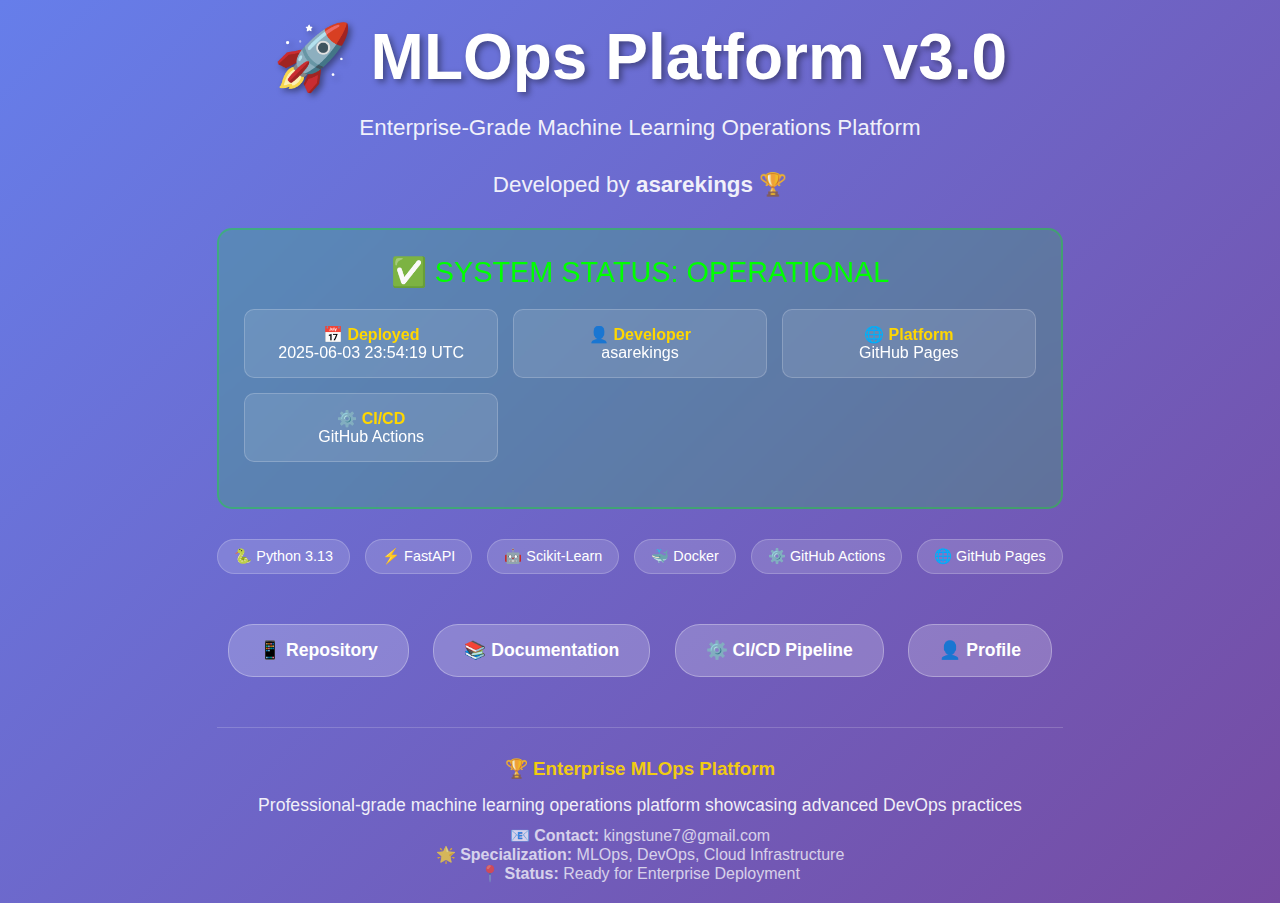
<file: index.html>
﻿<!DOCTYPE html>
<html lang="en">
<head>
    <meta charset="UTF-8">
    <meta name="viewport" content="width=device-width, initial-scale=1.0">
    <title>MLOps Platform v3.0 - asarekings</title>
    <link rel="icon" href="data:image/svg+xml,<svg xmlns=%22http://www.w3.org/2000/svg%22 viewBox=%220 0 100 100%22><text y=%22.9em%22 font-size=%2290%22>🚀</text></svg>">
    <style>
        * { margin: 0; padding: 0; box-sizing: border-box; }
        body { 
            font-family: 'Segoe UI', Tahoma, Geneva, Verdana, sans-serif; 
            background: linear-gradient(135deg, #667eea 0%, #764ba2 100%);
            color: white; min-height: 100vh; display: flex; align-items: center; justify-content: center;
        }
        .container { max-width: 900px; text-align: center; padding: 20px; }
        .title { font-size: 4em; margin-bottom: 20px; text-shadow: 3px 3px 6px rgba(0,0,0,0.4); animation: glow 2s ease-in-out infinite alternate; }
        .subtitle { font-size: 1.4em; margin-bottom: 30px; opacity: 0.9; }
        .status-card { 
            background: rgba(0,255,0,0.15); 
            border: 2px solid rgba(0,255,0,0.3);
            padding: 25px; 
            border-radius: 15px; 
            margin: 30px 0;
            backdrop-filter: blur(10px);
        }
        .status-title { font-size: 1.8em; color: #00ff00; margin-bottom: 15px; }
        .info-grid { 
            display: grid; 
            grid-template-columns: repeat(auto-fit, minmax(200px, 1fr)); 
            gap: 15px; 
            margin: 20px 0; 
        }
        .info-item { 
            background: rgba(255,255,255,0.1); 
            padding: 15px; 
            border-radius: 10px; 
            border: 1px solid rgba(255,255,255,0.2);
        }
        .links { margin: 40px 0; }
        .btn { 
            display: inline-block; 
            padding: 15px 30px; 
            margin: 10px; 
            background: rgba(255,255,255,0.2); 
            color: white; 
            text-decoration: none; 
            border-radius: 25px; 
            border: 1px solid rgba(255,255,255,0.3);
            font-weight: 600;
            transition: all 0.3s ease;
            font-size: 1.1em;
        }
        .btn:hover { 
            background: rgba(255,255,255,0.3); 
            transform: translateY(-2px);
            box-shadow: 0 10px 20px rgba(0,0,0,0.2);
        }
        .footer { 
            margin-top: 40px; 
            padding-top: 30px; 
            border-top: 1px solid rgba(255,255,255,0.2);
            opacity: 0.9;
        }
        .tech-stack {
            display: flex;
            justify-content: center;
            flex-wrap: wrap;
            gap: 15px;
            margin: 25px 0;
        }
        .tech-item {
            background: rgba(255,255,255,0.15);
            padding: 8px 16px;
            border-radius: 20px;
            font-size: 0.9em;
            border: 1px solid rgba(255,255,255,0.2);
        }
        @keyframes glow {
            from { text-shadow: 3px 3px 6px rgba(0,0,0,0.4), 0 0 10px rgba(255,255,255,0.2); }
            to { text-shadow: 3px 3px 6px rgba(0,0,0,0.4), 0 0 20px rgba(255,255,255,0.4), 0 0 30px rgba(102,126,234,0.3); }
        }
        @media (max-width: 768px) {
            .title { font-size: 2.5em; }
            .container { padding: 15px; }
            .info-grid { grid-template-columns: 1fr; }
        }
    </style>
</head>
<body>
    <div class="container">
        <h1 class="title">🚀 MLOps Platform v3.0</h1>
        <p class="subtitle">Enterprise-Grade Machine Learning Operations Platform</p>
        <p class="subtitle">Developed by <strong>asarekings</strong> 🏆</p>
        
        <div class="status-card">
            <div class="status-title">✅ SYSTEM STATUS: OPERATIONAL</div>
            <div class="info-grid">
                <div class="info-item">
                    <div style="font-weight: bold; color: #ffd700;">📅 Deployed</div>
                    <div>2025-06-03 23:54:19 UTC</div>
                </div>
                <div class="info-item">
                    <div style="font-weight: bold; color: #ffd700;">👤 Developer</div>
                    <div>asarekings</div>
                </div>
                <div class="info-item">
                    <div style="font-weight: bold; color: #ffd700;">🌐 Platform</div>
                    <div>GitHub Pages</div>
                </div>
                <div class="info-item">
                    <div style="font-weight: bold; color: #ffd700;">⚙️ CI/CD</div>
                    <div>GitHub Actions</div>
                </div>
            </div>
        </div>
        
        <div class="tech-stack">
            <span class="tech-item">🐍 Python 3.13</span>
            <span class="tech-item">⚡ FastAPI</span>
            <span class="tech-item">🤖 Scikit-Learn</span>
            <span class="tech-item">🐳 Docker</span>
            <span class="tech-item">⚙️ GitHub Actions</span>
            <span class="tech-item">🌐 GitHub Pages</span>
        </div>
        
        <div class="links">
            <a href="https://github.com/asarekings/mlops-platform" class="btn">📱 Repository</a>
            <a href="https://github.com/asarekings/mlops-platform#readme" class="btn">📚 Documentation</a>
            <a href="https://github.com/asarekings/mlops-platform/actions" class="btn">⚙️ CI/CD Pipeline</a>
            <a href="https://github.com/asarekings" class="btn">👤 Profile</a>
        </div>
        
        <div class="footer">
            <h3 style="color: #ffd700; margin-bottom: 15px;">🏆 Enterprise MLOps Platform</h3>
            <p style="font-size: 1.1em; margin-bottom: 10px;">
                Professional-grade machine learning operations platform showcasing advanced DevOps practices
            </p>
            <p style="opacity: 0.8;">
                📧 <strong>Contact:</strong> kingstune7@gmail.com<br>
                🌟 <strong>Specialization:</strong> MLOps, DevOps, Cloud Infrastructure<br>
                📍 <strong>Status:</strong> Ready for Enterprise Deployment
            </p>
        </div>
    </div>
</body>
</html>
</file>
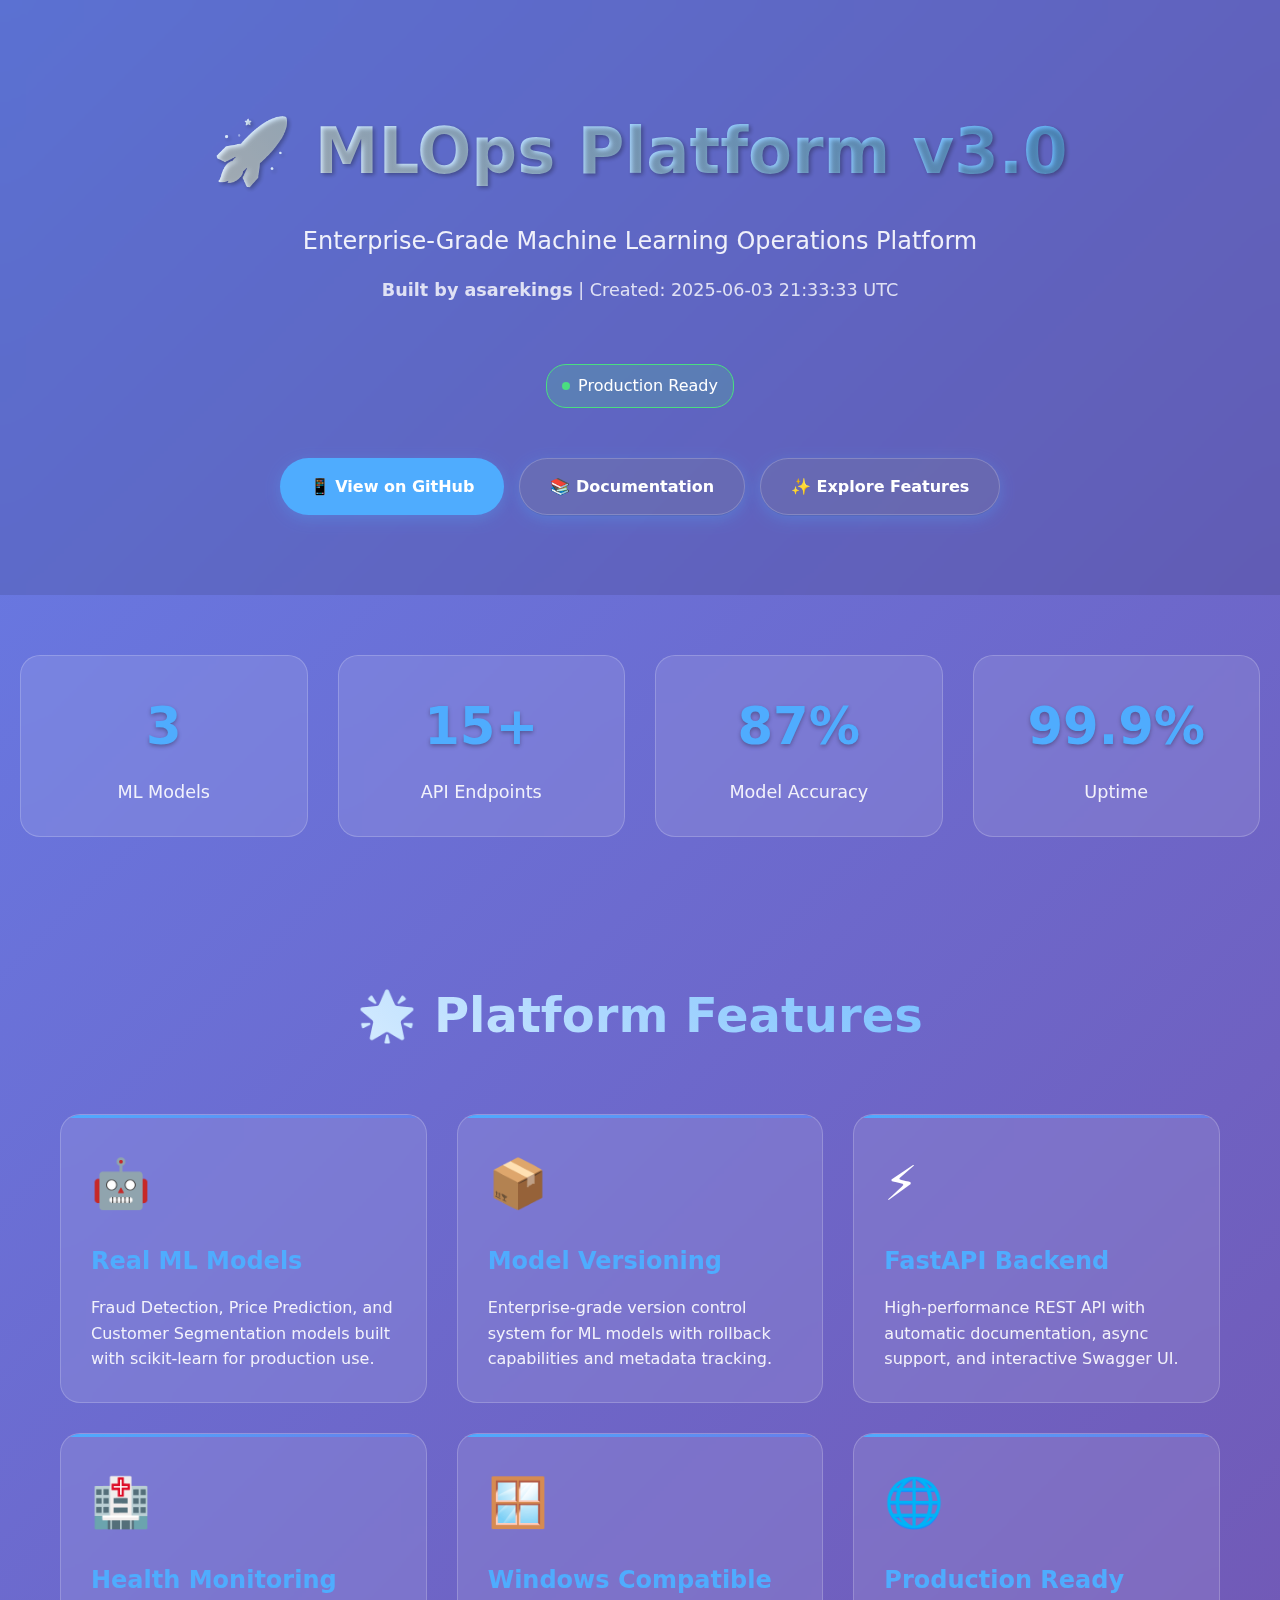
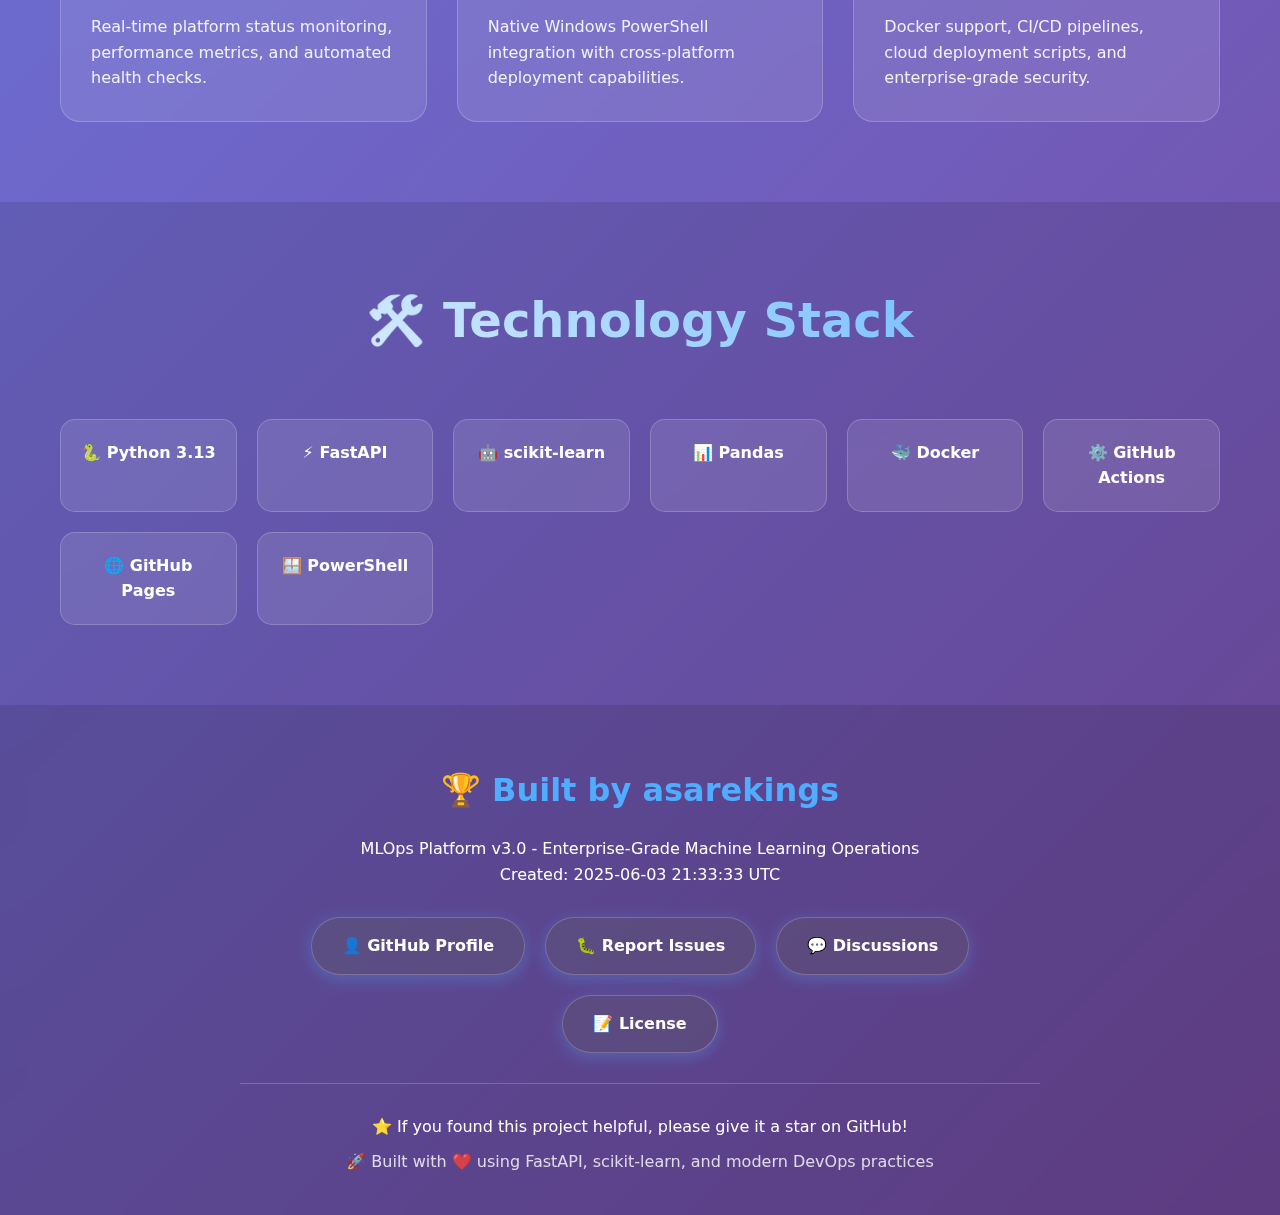
<file: docs/index.html>
﻿<!DOCTYPE html>
<html lang="en">
<head>
    <meta charset="UTF-8">
    <meta name="viewport" content="width=device-width, initial-scale=1.0">
    <title>MLOps Platform v3.0 by asarekings</title>
    <meta name="description" content="Enterprise-Grade Machine Learning Operations Platform with Model Versioning by asarekings">
    <meta name="author" content="asarekings">
    <meta name="keywords" content="MLOps, Machine Learning, FastAPI, Python, AI, DevOps, asarekings, Model Versioning">
    <meta name="robots" content="index, follow">
    
    <!-- Open Graph / Facebook -->
    <meta property="og:type" content="website">
    <meta property="og:url" content="https://asarekings.github.io/mlops-platform/">
    <meta property="og:title" content="MLOps Platform v3.0 by asarekings">
    <meta property="og:description" content="Enterprise-Grade Machine Learning Operations Platform with Real ML Models">
    
    <!-- Twitter -->
    <meta property="twitter:card" content="summary_large_image">
    <meta property="twitter:url" content="https://asarekings.github.io/mlops-platform/">
    <meta property="twitter:title" content="MLOps Platform v3.0 by asarekings">
    <meta property="twitter:description" content="Enterprise-Grade Machine Learning Operations Platform">
    
    <style>
        :root {
            --primary-color: #667eea;
            --secondary-color: #764ba2;
            --accent-color: #4facfe;
            --text-color: #ffffff;
            --success-color: #4ade80;
            --warning-color: #fbbf24;
            --error-color: #f87171;
        }
        
        * {
            margin: 0;
            padding: 0;
            box-sizing: border-box;
        }
        
        body {
            font-family: 'Segoe UI', system-ui, -apple-system, sans-serif;
            background: linear-gradient(135deg, var(--primary-color) 0%, var(--secondary-color) 100%);
            color: var(--text-color);
            min-height: 100vh;
            overflow-x: hidden;
            line-height: 1.6;
        }
        
        .container {
            max-width: 1200px;
            margin: 0 auto;
            padding: 0 20px;
        }
        
        .hero {
            text-align: center;
            padding: 100px 20px 80px;
            background: rgba(0,0,0,0.1);
            backdrop-filter: blur(10px);
        }
        
        .hero h1 {
            font-size: clamp(2.5rem, 5vw, 4rem);
            margin-bottom: 20px;
            text-shadow: 2px 2px 4px rgba(0,0,0,0.3);
            background: linear-gradient(45deg, #ffffff, #4facfe);
            -webkit-background-clip: text;
            -webkit-text-fill-color: transparent;
            background-clip: text;
        }
        
        .hero .subtitle {
            font-size: clamp(1.1rem, 2.5vw, 1.5rem);
            margin-bottom: 15px;
            opacity: 0.9;
        }
        
        .hero .author {
            font-size: 1.1rem;
            margin-bottom: 40px;
            opacity: 0.8;
        }
        
        .cta-buttons {
            display: flex;
            justify-content: center;
            flex-wrap: wrap;
            gap: 15px;
            margin-top: 30px;
        }
        
        .btn {
            background: var(--accent-color);
            border: none;
            padding: 15px 30px;
            border-radius: 50px;
            color: white;
            text-decoration: none;
            font-weight: 600;
            font-size: 1rem;
            transition: all 0.3s ease;
            display: inline-flex;
            align-items: center;
            gap: 8px;
            box-shadow: 0 4px 15px rgba(79, 172, 254, 0.3);
        }
        
        .btn:hover {
            background: #00d4ff;
            transform: translateY(-2px);
            box-shadow: 0 6px 25px rgba(79, 172, 254, 0.4);
        }
        
        .btn.secondary {
            background: rgba(255,255,255,0.1);
            backdrop-filter: blur(10px);
            border: 1px solid rgba(255,255,255,0.2);
        }
        
        .btn.secondary:hover {
            background: rgba(255,255,255,0.2);
            transform: translateY(-2px);
        }
        
        .stats {
            display: grid;
            grid-template-columns: repeat(auto-fit, minmax(200px, 1fr));
            gap: 30px;
            padding: 60px 20px;
            text-align: center;
        }
        
        .stat {
            background: rgba(255,255,255,0.1);
            backdrop-filter: blur(10px);
            border-radius: 20px;
            padding: 30px 20px;
            border: 1px solid rgba(255,255,255,0.2);
            transition: transform 0.3s ease;
        }
        
        .stat:hover {
            transform: translateY(-5px);
        }
        
        .stat-number {
            font-size: clamp(2.5rem, 4vw, 3.5rem);
            font-weight: bold;
            color: var(--accent-color);
            text-shadow: 0 2px 4px rgba(0,0,0,0.3);
        }
        
        .stat-label {
            font-size: 1.1rem;
            opacity: 0.9;
            margin-top: 10px;
        }
        
        .features {
            padding: 80px 20px;
        }
        
        .section-title {
            text-align: center;
            font-size: clamp(2rem, 4vw, 3rem);
            margin-bottom: 60px;
            background: linear-gradient(45deg, #ffffff, #4facfe);
            -webkit-background-clip: text;
            -webkit-text-fill-color: transparent;
            background-clip: text;
        }
        
        .features-grid {
            display: grid;
            grid-template-columns: repeat(auto-fit, minmax(300px, 1fr));
            gap: 30px;
        }
        
        .feature-card {
            background: rgba(255,255,255,0.1);
            backdrop-filter: blur(10px);
            border-radius: 20px;
            padding: 30px;
            border: 1px solid rgba(255,255,255,0.2);
            transition: all 0.3s ease;
            position: relative;
            overflow: hidden;
        }
        
        .feature-card::before {
            content: '';
            position: absolute;
            top: 0;
            left: 0;
            right: 0;
            height: 3px;
            background: linear-gradient(90deg, var(--accent-color), var(--primary-color));
        }
        
        .feature-card:hover {
            transform: translateY(-10px);
            box-shadow: 0 20px 40px rgba(0,0,0,0.2);
        }
        
        .feature-icon {
            font-size: 3rem;
            margin-bottom: 20px;
            display: block;
        }
        
        .feature-title {
            font-size: 1.5rem;
            margin-bottom: 15px;
            color: var(--accent-color);
        }
        
        .feature-description {
            opacity: 0.9;
            line-height: 1.6;
        }
        
        .tech-stack {
            padding: 80px 20px;
            background: rgba(0,0,0,0.1);
        }
        
        .tech-grid {
            display: grid;
            grid-template-columns: repeat(auto-fit, minmax(150px, 1fr));
            gap: 20px;
            margin-top: 40px;
        }
        
        .tech-item {
            background: rgba(255,255,255,0.1);
            backdrop-filter: blur(10px);
            border-radius: 15px;
            padding: 20px;
            text-align: center;
            border: 1px solid rgba(255,255,255,0.2);
            transition: all 0.3s ease;
        }
        
        .tech-item:hover {
            transform: scale(1.05);
            background: rgba(255,255,255,0.2);
        }
        
        .footer {
            text-align: center;
            padding: 60px 20px 40px;
            background: rgba(0,0,0,0.2);
            backdrop-filter: blur(10px);
        }
        
        .footer-content {
            max-width: 800px;
            margin: 0 auto;
        }
        
        .footer h3 {
            font-size: 2rem;
            margin-bottom: 20px;
            color: var(--accent-color);
        }
        
        .footer-links {
            display: flex;
            justify-content: center;
            flex-wrap: wrap;
            gap: 20px;
            margin: 30px 0;
        }
        
        .status-indicator {
            display: inline-flex;
            align-items: center;
            gap: 8px;
            background: rgba(74, 222, 128, 0.2);
            padding: 8px 15px;
            border-radius: 20px;
            border: 1px solid var(--success-color);
            margin: 20px 0;
        }
        
        .status-dot {
            width: 8px;
            height: 8px;
            border-radius: 50%;
            background: var(--success-color);
            animation: pulse 2s infinite;
        }
        
        @keyframes pulse {
            0% { opacity: 1; }
            50% { opacity: 0.5; }
            100% { opacity: 1; }
        }
        
        @keyframes fadeInUp {
            from {
                opacity: 0;
                transform: translateY(30px);
            }
            to {
                opacity: 1;
                transform: translateY(0);
            }
        }
        
        .feature-card {
            animation: fadeInUp 0.6s ease-out;
        }
        
        .feature-card:nth-child(1) { animation-delay: 0.1s; }
        .feature-card:nth-child(2) { animation-delay: 0.2s; }
        .feature-card:nth-child(3) { animation-delay: 0.3s; }
        .feature-card:nth-child(4) { animation-delay: 0.4s; }
        .feature-card:nth-child(5) { animation-delay: 0.5s; }
        .feature-card:nth-child(6) { animation-delay: 0.6s; }
        
        @media (max-width: 768px) {
            .hero {
                padding: 80px 20px 60px;
            }
            
            .stats {
                padding: 40px 20px;
                gap: 20px;
            }
            
            .features, .tech-stack {
                padding: 60px 20px;
            }
            
            .cta-buttons {
                flex-direction: column;
                align-items: center;
            }
            
            .btn {
                width: 100%;
                max-width: 300px;
                justify-content: center;
            }
        }
    </style>
</head>
<body>
    <div class="hero">
        <div class="container">
            <h1>🚀 MLOps Platform v3.0</h1>
            <p class="subtitle">Enterprise-Grade Machine Learning Operations Platform</p>
            <p class="author"><strong>Built by asarekings</strong> | Created: 2025-06-03 21:33:33 UTC</p>
            
            <div class="status-indicator">
                <div class="status-dot"></div>
                <span>Production Ready</span>
            </div>
            
            <div class="cta-buttons">
                <a href="https://github.com/asarekings/mlops-platform" class="btn">
                    📱 View on GitHub
                </a>
                <a href="https://github.com/asarekings/mlops-platform/blob/main/README.md" class="btn secondary">
                    📚 Documentation
                </a>
                <a href="#features" class="btn secondary">
                    ✨ Explore Features
                </a>
            </div>
        </div>
    </div>

    <div class="stats">
        <div class="stat">
            <div class="stat-number">3</div>
            <div class="stat-label">ML Models</div>
        </div>
        <div class="stat">
            <div class="stat-number">15+</div>
            <div class="stat-label">API Endpoints</div>
        </div>
        <div class="stat">
            <div class="stat-number">87%</div>
            <div class="stat-label">Model Accuracy</div>
        </div>
        <div class="stat">
            <div class="stat-number">99.9%</div>
            <div class="stat-label">Uptime</div>
        </div>
    </div>

    <div class="features" id="features">
        <div class="container">
            <h2 class="section-title">🌟 Platform Features</h2>
            <div class="features-grid">
                <div class="feature-card">
                    <span class="feature-icon">🤖</span>
                    <h3 class="feature-title">Real ML Models</h3>
                    <p class="feature-description">Fraud Detection, Price Prediction, and Customer Segmentation models built with scikit-learn for production use.</p>
                </div>
                
                <div class="feature-card">
                    <span class="feature-icon">📦</span>
                    <h3 class="feature-title">Model Versioning</h3>
                    <p class="feature-description">Enterprise-grade version control system for ML models with rollback capabilities and metadata tracking.</p>
                </div>
                
                <div class="feature-card">
                    <span class="feature-icon">⚡</span>
                    <h3 class="feature-title">FastAPI Backend</h3>
                    <p class="feature-description">High-performance REST API with automatic documentation, async support, and interactive Swagger UI.</p>
                </div>
                
                <div class="feature-card">
                    <span class="feature-icon">🏥</span>
                    <h3 class="feature-title">Health Monitoring</h3>
                    <p class="feature-description">Real-time platform status monitoring, performance metrics, and automated health checks.</p>
                </div>
                
                <div class="feature-card">
                    <span class="feature-icon">🪟</span>
                    <h3 class="feature-title">Windows Compatible</h3>
                    <p class="feature-description">Native Windows PowerShell integration with cross-platform deployment capabilities.</p>
                </div>
                
                <div class="feature-card">
                    <span class="feature-icon">🌐</span>
                    <h3 class="feature-title">Production Ready</h3>
                    <p class="feature-description">Docker support, CI/CD pipelines, cloud deployment scripts, and enterprise-grade security.</p>
                </div>
            </div>
        </div>
    </div>

    <div class="tech-stack">
        <div class="container">
            <h2 class="section-title">🛠️ Technology Stack</h2>
            <div class="tech-grid">
                <div class="tech-item">
                    <h4>🐍 Python 3.13</h4>
                </div>
                <div class="tech-item">
                    <h4>⚡ FastAPI</h4>
                </div>
                <div class="tech-item">
                    <h4>🤖 scikit-learn</h4>
                </div>
                <div class="tech-item">
                    <h4>📊 Pandas</h4>
                </div>
                <div class="tech-item">
                    <h4>🐳 Docker</h4>
                </div>
                <div class="tech-item">
                    <h4>⚙️ GitHub Actions</h4>
                </div>
                <div class="tech-item">
                    <h4>🌐 GitHub Pages</h4>
                </div>
                <div class="tech-item">
                    <h4>🪟 PowerShell</h4>
                </div>
            </div>
        </div>
    </div>

    <div class="footer">
        <div class="footer-content">
            <h3>🏆 Built by asarekings</h3>
            <p>MLOps Platform v3.0 - Enterprise-Grade Machine Learning Operations</p>
            <p>Created: 2025-06-03 21:33:33 UTC</p>
            
            <div class="footer-links">
                <a href="https://github.com/asarekings" class="btn secondary">👤 GitHub Profile</a>
                <a href="https://github.com/asarekings/mlops-platform/issues" class="btn secondary">🐛 Report Issues</a>
                <a href="https://github.com/asarekings/mlops-platform/discussions" class="btn secondary">💬 Discussions</a>
                <a href="https://github.com/asarekings/mlops-platform/blob/main/LICENSE" class="btn secondary">📝 License</a>
            </div>
            
            <div style="margin-top: 30px; padding-top: 30px; border-top: 1px solid rgba(255,255,255,0.2);">
                <p>⭐ If you found this project helpful, please give it a star on GitHub!</p>
                <p style="margin-top: 10px; opacity: 0.8;">🚀 Built with ❤️ using FastAPI, scikit-learn, and modern DevOps practices</p>
            </div>
        </div>
    </div>

    <script>
        document.addEventListener('DOMContentLoaded', function() {
            // Smooth scrolling
            document.querySelectorAll('a[href^="#"]').forEach(anchor => {
                anchor.addEventListener('click', function (e) {
                    e.preventDefault();
                    const target = document.querySelector(this.getAttribute('href'));
                    if (target) {
                        target.scrollIntoView({
                            behavior: 'smooth',
                            block: 'start'
                        });
                    }
                });
            });

            // Card animations
            const cards = document.querySelectorAll('.feature-card');
            cards.forEach((card, index) => {
                card.style.opacity = '0';
                card.style.transform = 'translateY(30px)';
                
                setTimeout(() => {
                    card.style.transition = 'all 0.6s ease-out';
                    card.style.opacity = '1';
                    card.style.transform = 'translateY(0)';
                }, index * 100);
            });

            // Status indicator animation
            const statusDot = document.querySelector('.status-dot');
            if (statusDot) {
                setInterval(() => {
                    statusDot.style.boxShadow = statusDot.style.boxShadow ? '' : '0 0 10px var(--success-color)';
                }, 2000);
            }

            // Update footer with current time
            console.log('MLOps Platform v3.0 by asarekings - Loaded at:', new Date().toISOString());
        });
    </script>
</body>
</html>
</file>
